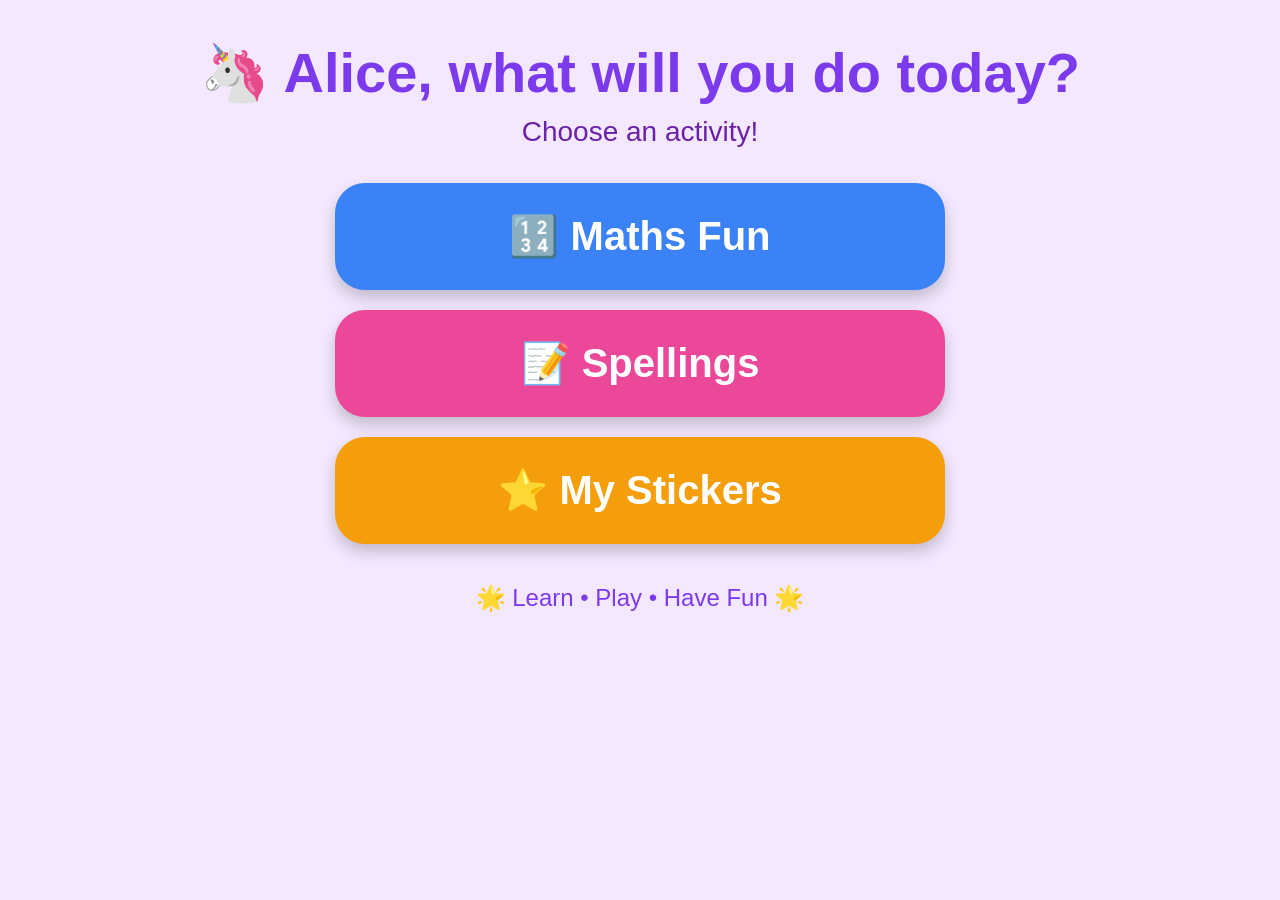
<file: index.html>
<!DOCTYPE html>
<html lang="en">

<head>
<meta charset="UTF-8">
<meta name="viewport" content="width=device-width, initial-scale=1">

<title>Alice's Fun Games</title>

<style>

body{
    margin:0;
    padding:20px;

    background:#f3e8ff;

    text-align:center;

    font-family:
        "Comic Sans MS",
        "Trebuchet MS",
        sans-serif;
}

h1{
    font-size:56px;
    color:#7c3aed;
    margin-top:20px;
    margin-bottom:10px;
}

.subtitle{
    font-size:28px;
    color:#6b21a8;
    margin-bottom:35px;
}

.card{

    display:block;

    max-width:550px;

    margin:20px auto;

    padding:30px;

    border-radius:30px;

    text-decoration:none;

    font-size:40px;

    font-weight:bold;

    color:white;

    box-shadow:
        0 8px 16px rgba(0,0,0,0.2);

    transition:transform 0.2s;
}

.card:active{
    transform:scale(0.97);
}

.maths{
    background:#3b82f6;
}

.spellings{
    background:#ec4899;
}

.stickers{
    background:#f59e0b;
}

.footer{
    margin-top:40px;
    font-size:24px;
    color:#7c3aed;
}

</style>

</head>

<body>

<h1>🦄 Alice, what will you do today?</h1>

<div class="subtitle">
Choose an activity!
</div>

<a href="maths.html" class="card maths">
🔢 Maths Fun
</a>

<a href="spellings.html" class="card spellings">
📝 Spellings
</a>

<a href="stickers.html" class="card stickers">
⭐ My Stickers
</a>

<div class="footer">
🌟 Learn • Play • Have Fun 🌟
</div>

</body>

</html>
</file>
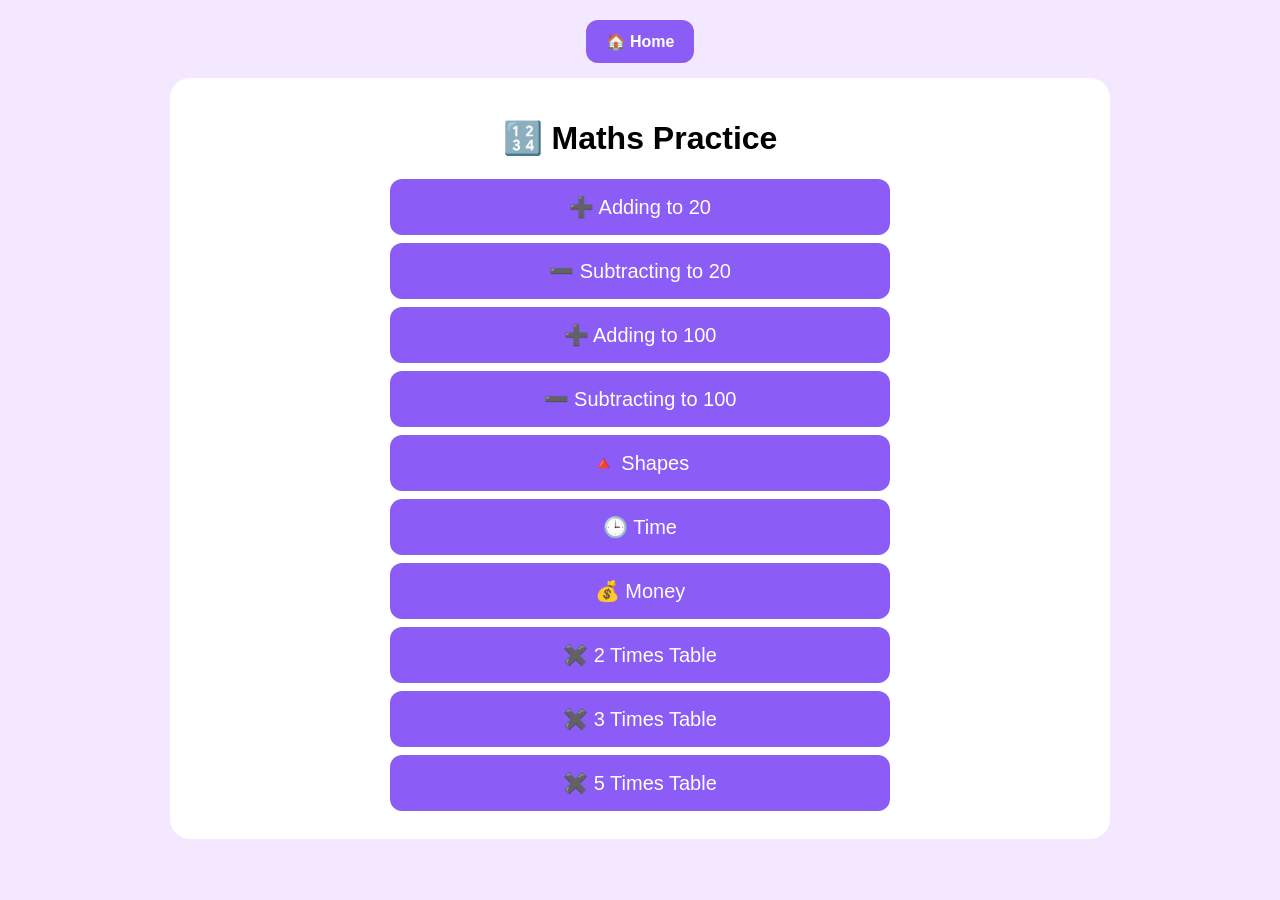
<file: maths.html>
<!DOCTYPE html>
<html lang="en">

<head>
<meta charset="UTF-8">
<meta name="viewport" content="width=device-width, initial-scale=1">

<title>Maths Practice</title>

<style>

body{
    font-family:Arial,sans-serif;
    background:#f3e8ff;
    margin:0;
    padding:20px;
    text-align:center;
}

.home{
    display:inline-block;
    background:#8b5cf6;
    color:white;
    text-decoration:none;
    padding:12px 20px;
    border-radius:12px;
    margin-bottom:15px;
    font-weight:bold;
}

.card{
    background:white;
    max-width:900px;
    margin:auto;
    border-radius:20px;
    padding:20px;
}

.btn{
    display:block;
    width:100%;
    max-width:500px;
    margin:8px auto;
    padding:16px;
    border:none;
    border-radius:12px;
    background:#8b5cf6;
    color:white;
    font-size:20px;
}

.answer{
    display:block;
    width:100%;
    max-width:400px;
    margin:8px auto;
    padding:16px;
    border:none;
    border-radius:12px;
    background:#60a5fa;
    color:white;
    font-size:20px;
}

</style>
</head>

<body>

<a href="index.html" class="home">🏠 Home</a>

<div class="card">

<div id="menu">

<h1>🔢 Maths Practice</h1>

<button class="btn" onclick="startQuiz('add20')">➕ Adding to 20</button>

<button class="btn" onclick="startQuiz('sub20')">➖ Subtracting to 20</button>

<button class="btn" onclick="startQuiz('add100')">➕ Adding to 100</button>

<button class="btn" onclick="startQuiz('sub100')">➖ Subtracting to 100</button>

<button class="btn" onclick="startQuiz('shapes')">🔺 Shapes</button>

<button class="btn" onclick="startQuiz('time')">🕒 Time</button>

<button class="btn" onclick="startQuiz('money')">💰 Money</button>

<button class="btn" onclick="startQuiz('tt2')">✖️ 2 Times Table</button>

<button class="btn" onclick="startQuiz('tt3')">✖️ 3 Times Table</button>

<button class="btn" onclick="startQuiz('tt5')">✖️ 5 Times Table</button>

</div>

<div id="quiz" style="display:none;">

<h2 id="progress"></h2>

<h2 id="question"></h2>

<div id="answers"></div>

</div>

</div>

<script>

var category="";
var questionNumber=0;
var score=0;
var correctAnswer="";
var TOTAL=10;

function random(max){
    return Math.floor(Math.random()*max);
}

function startQuiz(cat){

    category=cat;
    questionNumber=0;
    score=0;

    document.getElementById("menu").style.display="none";
    document.getElementById("quiz").style.display="block";

    nextQuestion();
}

function nextQuestion(){

    if(questionNumber>=TOTAL){

        finishQuiz();
        return;
    }

    document.getElementById("progress").innerHTML=
    "Question "
    +(questionNumber+1)
    +" of 10 - Score "
    +score;

    generateQuestion();
}

function generateQuestion(){

    var question="";
    var options=[];

    if(category==="add20"){

        var a=random(11);
        var b=random(11);

        correctAnswer=a+b;

        question=a+" + "+b+" = ?";
    }

    else if(category==="sub20"){

        var a=10+random(11);
        var b=random(a);

        correctAnswer=a-b;

        question=a+" - "+b+" = ?";
    }

    else if(category==="add100"){

        var a=10+random(90);
        var b=1+random(20);

        correctAnswer=a+b;

        question=a+" + "+b+" = ?";
    }

    else if(category==="sub100"){

        var a=30+random(70);
        var b=random(30);

        correctAnswer=a-b;

        question=a+" - "+b+" = ?";
    }

    else if(category==="tt2"){

        var n=1+random(12);

        correctAnswer=n*2;

        question="2 × "+n+" = ?";
    }

    else if(category==="tt3"){

        var n=1+random(12);

        correctAnswer=n*3;

        question="3 × "+n+" = ?";
    }

    else if(category==="tt5"){

        var n=1+random(12);

        correctAnswer=n*5;

        question="5 × "+n+" = ?";
    }

    else if(category==="shapes"){

        var qs=[
            ["How many sides does a triangle have?","3",["2","3","4","5"]],
            ["Which shape has no corners?","Circle",["Circle","Square","Triangle","Rectangle"]],
            ["Which shape has 4 equal sides?","Square",["Rectangle","Circle","Square","Triangle"]]
        ];

        var pick=qs[random(qs.length)];

        question=pick[0];
        correctAnswer=pick[1];
        options=pick[2];
    }

    else if(category==="time"){

        var qs=[
            ["Half past 3 is?","3:30",["3:15","3:30","3:45","4:00"]],
            ["One hour after 5 o'clock?","6",["4","5","6","7"]],
            ["Quarter past 4 is?","4:15",["4:15","4:30","4:45","5:15"]]
        ];

        var pick=qs[random(qs.length)];

        question=pick[0];
        correctAnswer=pick[1];
        options=pick[2];
    }

    else if(category==="money"){

        var qs=[
            ["10p + 20p = ?","30p",["20p","30p","40p","50p"]],
            ["50p - 20p = ?","30p",["20p","30p","40p","50p"]],
            ["Which is worth more?","50p",["10p","20p","50p","5p"]]
        ];

        var pick=qs[random(qs.length)];

        question=pick[0];
        correctAnswer=pick[1];
        options=pick[2];
    }

    document.getElementById("question").innerHTML=
    question;

    if(options.length===0){

        options=[correctAnswer];

        while(options.length<4){

            var fake=
            correctAnswer+
            (random(11)-5);

            if(options.indexOf(fake)===-1){
                options.push(fake);
            }
        }
    }

    options.sort(function(){
        return Math.random()-0.5;
    });

    var container=
    document.getElementById("answers");

    container.innerHTML="";

    for(var i=0;i<options.length;i++){

        var btn=
        document.createElement("button");

        btn.className="answer";

        btn.innerHTML=options[i];

        btn.onclick=(function(value){

            return function(){

                if(String(value)===String(correctAnswer)){
                    score++;
                }

                questionNumber++;

                nextQuestion();
            };

        })(options[i]);

        container.appendChild(btn);
    }
}

function finishQuiz(){

    document.getElementById("progress").innerHTML="";

    document.getElementById("question").innerHTML=
    "🏆 Well Done!<br><br>Score: "
    +score+
    "/10";

    document.getElementById("answers").innerHTML=
    '<button class="btn" onclick="location.reload()">Play Again</button>';
}

</script>

</body>
</html>
</file>
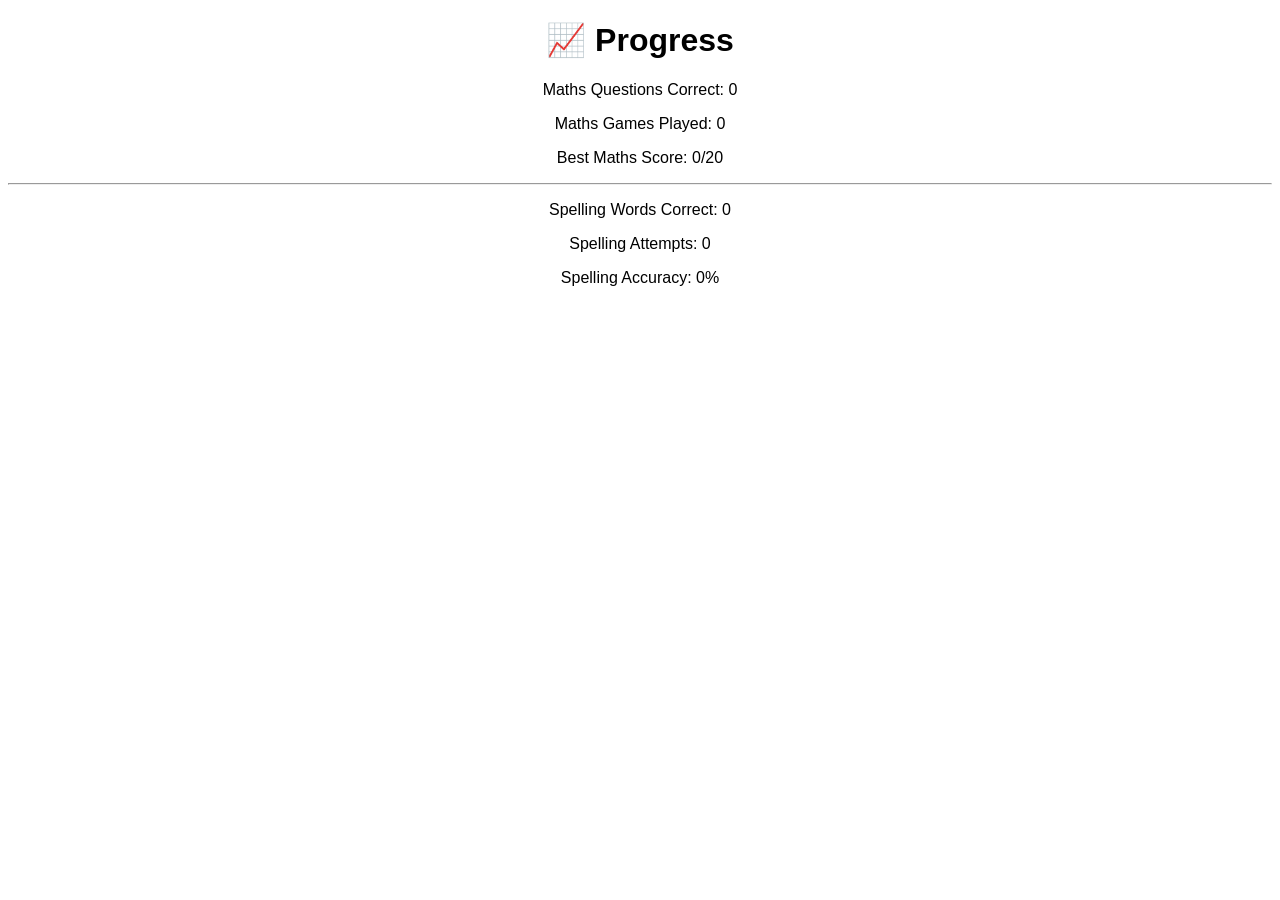
<file: progress.html>
<!DOCTYPE html><html><head><meta name="viewport" content="width=device-width,initial-scale=1"></head><body style="font-family:Arial;text-align:center"><h1>📈 Progress</h1><div id="stats"></div><script>
const maths=localStorage.mathsCorrect||0;const spell=localStorage.spellingCorrect||0;const attempts=localStorage.spellingAttempts||0;const best=localStorage.bestScore||0;const games=localStorage.mathsGamesPlayed||0;const acc=attempts?Math.round(spell/attempts*100):0;
document.getElementById('stats').innerHTML=`<p>Maths Questions Correct: ${maths}</p><p>Maths Games Played: ${games}</p><p>Best Maths Score: ${best}/20</p><hr><p>Spelling Words Correct: ${spell}</p><p>Spelling Attempts: ${attempts}</p><p>Spelling Accuracy: ${acc}%</p>`;
</script></body></html>
</file>
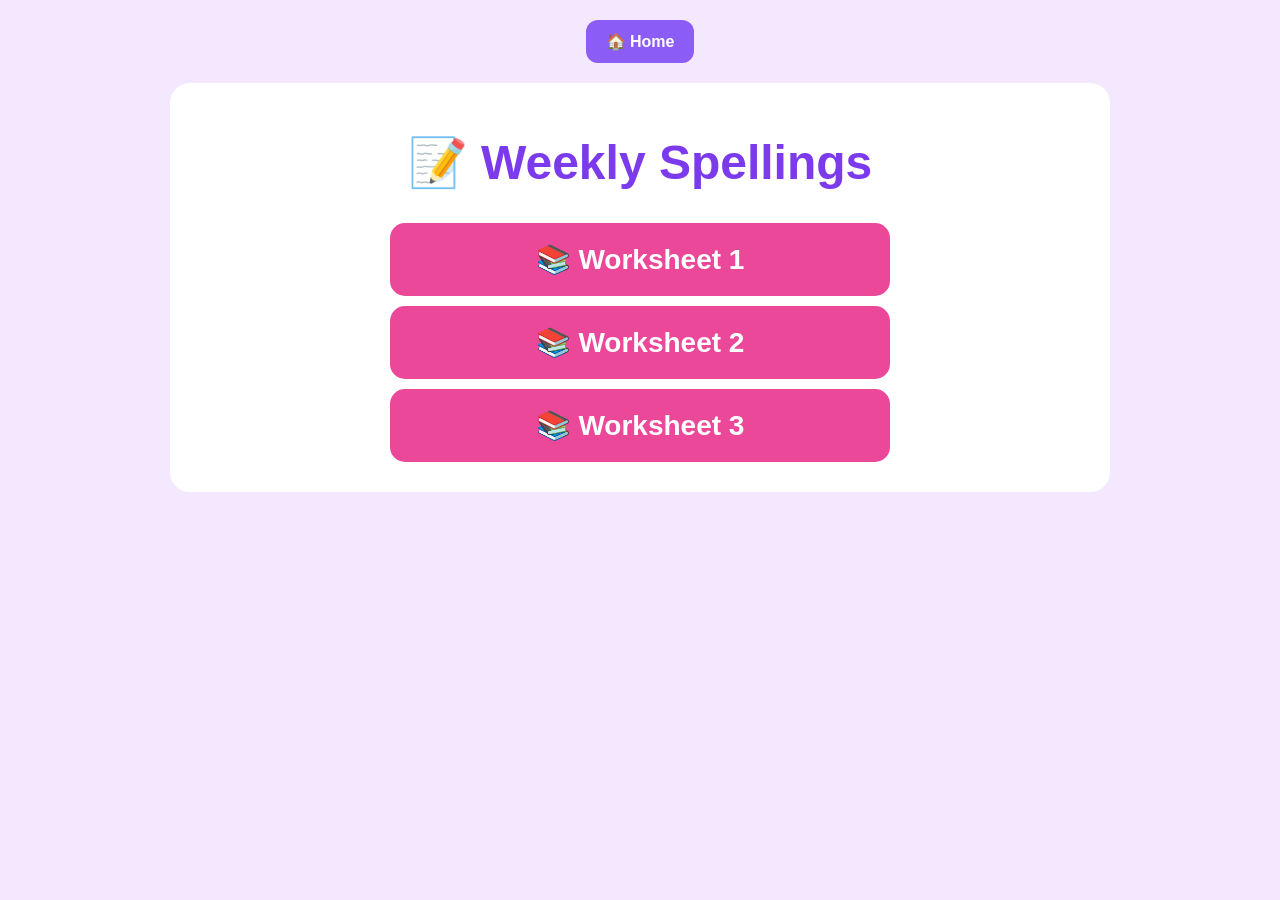
<file: spellings.html>
<!DOCTYPE html>
<html lang="en">

<head>

<meta charset="UTF-8">

<meta name="viewport"
      content="width=device-width, initial-scale=1">

<title>Weekly Spellings</title>

<style>

body{

    font-family:
        "Comic Sans MS",
        "Trebuchet MS",
        sans-serif;

    background:#f3e8ff;

    margin:0;

    padding:20px;

    text-align:center;
}

.home{

    display:inline-block;

    background:#8b5cf6;

    color:white;

    text-decoration:none;

    padding:12px 20px;

    border-radius:12px;

    font-weight:bold;

    margin-bottom:20px;
}

.card{

    background:white;

    max-width:900px;

    margin:auto;

    border-radius:20px;

    padding:20px;
}

.sheetButton{

    display:block;

    width:100%;

    max-width:500px;

    margin:10px auto;

    padding:20px;

    border:none;

    border-radius:15px;

    background:#ec4899;

    color:white;

    font-size:28px;

    font-weight:bold;
}

.actionButton{

    display:block;

    width:100%;

    max-width:450px;

    margin:10px auto;

    padding:16px;

    border:none;

    border-radius:12px;

    background:#8b5cf6;

    color:white;

    font-size:22px;
}

.backButton{

    display:block;

    width:100%;

    max-width:250px;

    margin:20px auto;

    padding:14px;

    border:none;

    border-radius:12px;

    background:#64748b;

    color:white;

    font-size:18px;
}

input{

    width:90%;

    max-width:500px;

    padding:12px;

    font-size:20px;

    margin:8px;
}

img{

    max-width:100%;

    border-radius:15px;
}

h1{

    color:#7c3aed;

    font-size:48px;
}

</style>

</head>

<body>

<a href="index.html" class="home">
🏠 Home
</a>

<div class="card">

<div id="menu">

<h1>📝 Weekly Spellings</h1>

<button class="sheetButton"
onclick="showSheetMenu(1)">
📚 Worksheet 1
</button>

<button class="sheetButton"
onclick="showSheetMenu(2)">
📚 Worksheet 2
</button>

<button class="sheetButton"
onclick="showSheetMenu(3)">
📚 Worksheet 3
</button>

</div>

<div id="content"
     style="display:none;">
</div>

</div>

<script>

var currentSheet = 1;

function showSheetMenu(sheet){

    currentSheet = sheet;

    document.getElementById("menu")
        .style.display = "none";

    document.getElementById("content")
        .style.display = "block";

    document.getElementById("content")
        .innerHTML =

    '<h1>📚 Worksheet '+sheet+'</h1>'

    +

    '<button class="actionButton" onclick="showAnswers()">'

    +'📖 Study Sheet'

    +'</button>'

    +

    '<button class="actionButton" onclick="showWorksheet()">'

    +'✏️ Complete Worksheet'

    +'</button>'

    +

    '<button class="backButton" onclick="goHome()">'

    +'⬅ Back'

    +'</button>';
}

function showAnswers(){

    document.getElementById("content")
        .innerHTML =

    '<h1>📖 Study Sheet</h1>'

    +

    '<img src="images/sheet'

    +currentSheet+

    '-labelled.jpg">'

    +

    '<button class="backButton" onclick="showSheetMenu('

    +currentSheet+

    ')">⬅ Back</button>';
}

function showWorksheet(){

    document.getElementById("content")
        .innerHTML =

    '<h1>✏️ Complete Worksheet</h1>'

    +

    '<img src="images/sheet'

    +currentSheet+

    '-blank.jpg">'

    +

    '<br><br>'

    +

    '<input placeholder="Spelling 1">'

    +

    '<input placeholder="Spelling 2">'

    +

    '<input placeholder="Spelling 3">'

    +

    '<input placeholder="Spelling 4">'

    +

    '<input placeholder="Spelling 5">'

    +

    '<input placeholder="Spelling 6">'

    +

    '<input placeholder="Spelling 7">'

    +

    '<input placeholder="Spelling 8">'

    +

    '<button class="backButton" onclick="showSheetMenu('

    +currentSheet+

    ')">⬅ Back</button>';
}

function goHome(){

    document.getElementById("content")
        .style.display = "none";

    document.getElementById("menu")
        .style.display = "block";
}

</script>

</body>

</html>
</file>
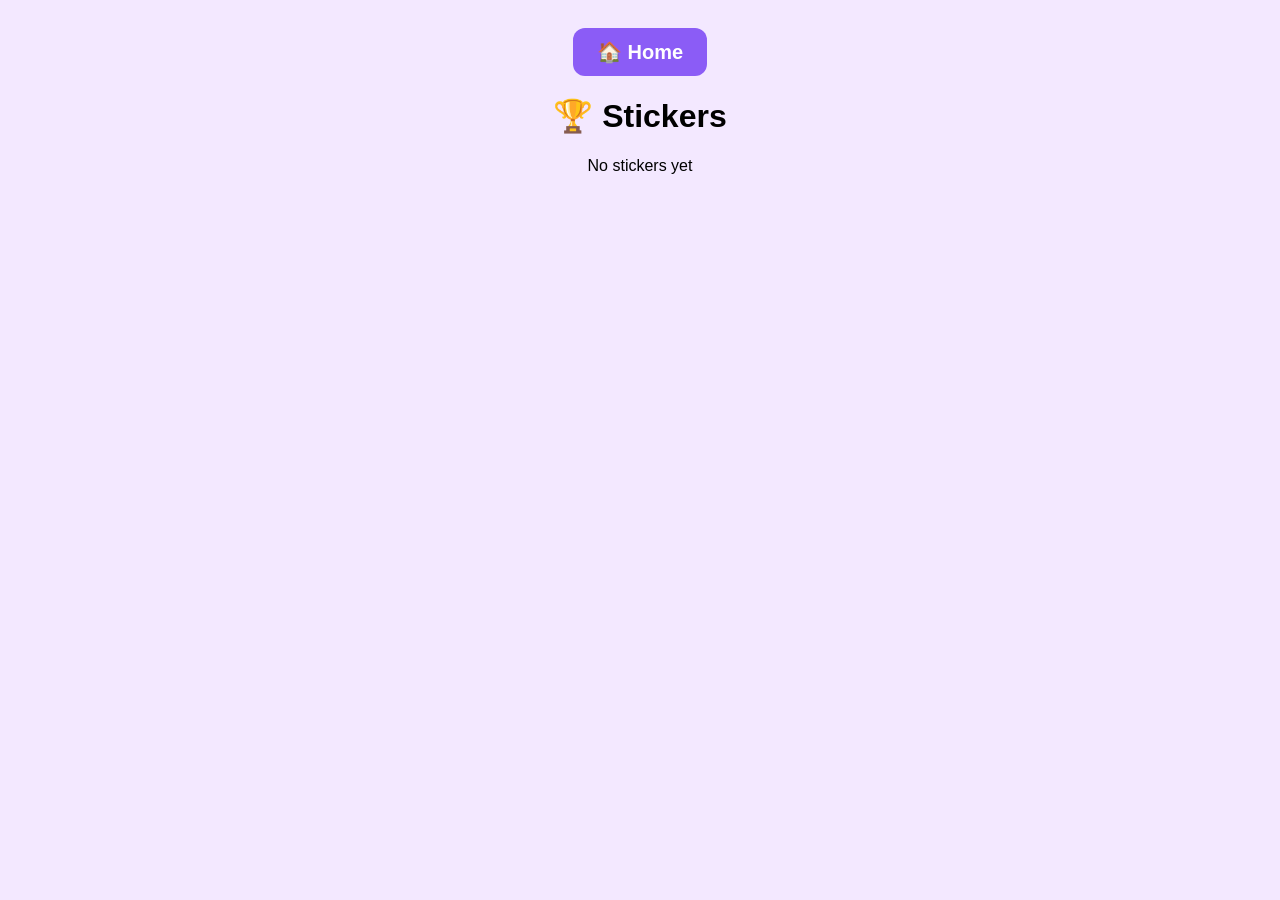
<file: stickers.html>
<!doctype html><html><head><link rel="stylesheet" href="style.css"></head><body>
  
  <div style="margin-bottom:20px;">

<a href="index.html"
   style="
   display:inline-block;
   background:#8b5cf6;
   color:white;
   padding:12px 24px;
   border-radius:12px;
   text-decoration:none;
   font-size:20px;
   font-weight:bold;
   ">

🏠 Home

</a>

</div>
  <h1>🏆 Stickers</h1><div id=s></div><script>let a=JSON.parse(localStorage.stickers||"[]");s.innerHTML=a.length?a.join(" "):"No stickers yet";</script></body></html>
</file>
<file: style.css>
body{
    background:#f3e8ff;
    text-align:center;
    padding:20px;

    font-family:
        "Comic Sans MS",
        "Trebuchet MS",
        sans-serif;
}
.card{display:block;max-width:420px;margin:12px auto;padding:18px;background:white;border-radius:16px;text-decoration:none;color:#333}
</file>
